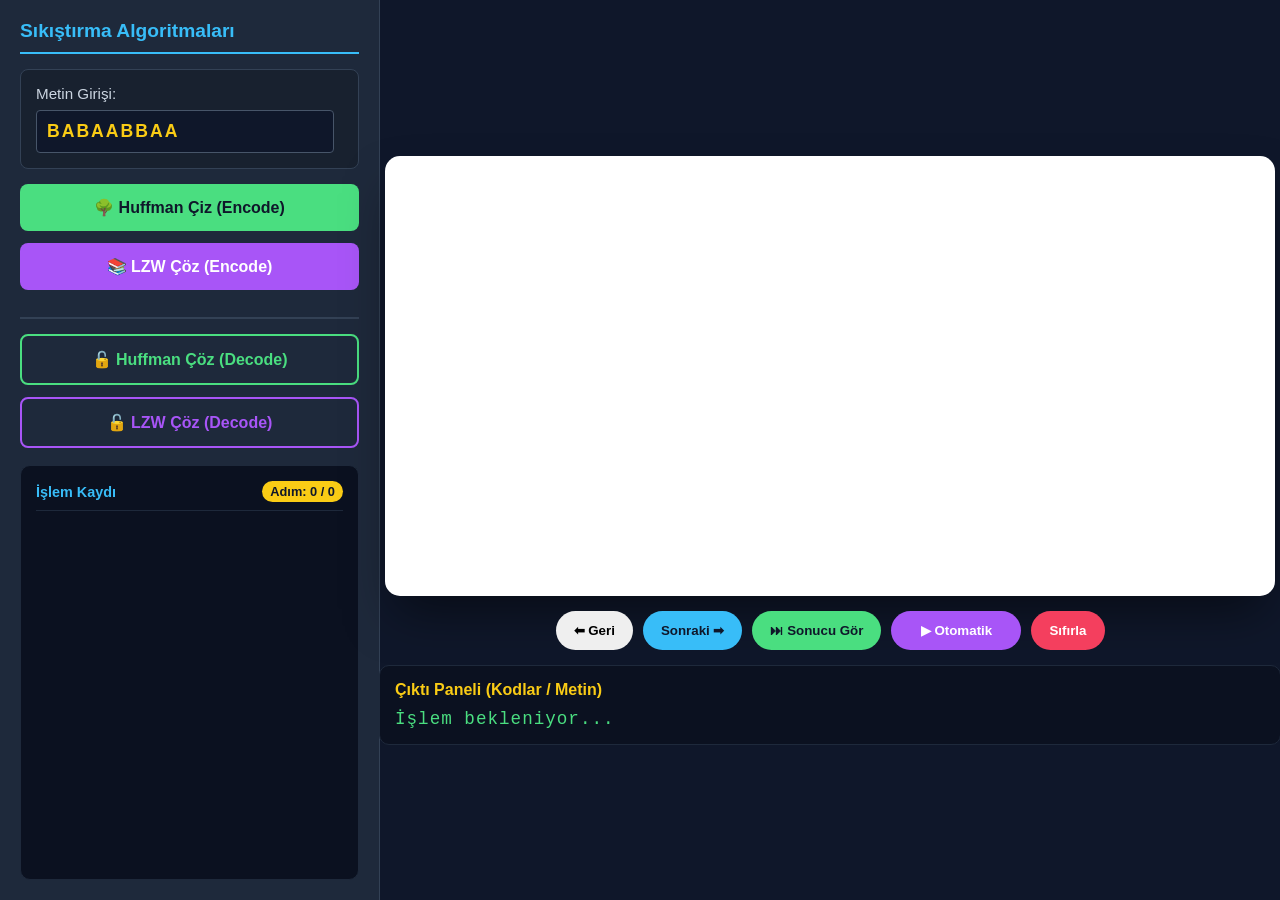
<file: Compression-Algorithms/index.html>
<!DOCTYPE html>
<html lang="tr">
<head>
    <meta charset="UTF-8">
    <meta name="viewport" content="width=device-width, initial-scale=1.0">
    <title>Sıkıştırma Algoritmaları</title>
    <link rel="stylesheet" href="style.css">
</head>
<body>
    <div class="app-wrapper">
        <aside class="sidebar">
            <h2>Sıkıştırma Algoritmaları</h2>
            
            <div class="input-group">
                <label for="inputText">Metin Girişi:</label>
                <input type="text" id="inputText" value="BABAABBAA" autocomplete="off" placeholder="Bir metin girin...">
            </div>

          
            <button class="btn-huffman" onclick="initAlgo('huffman')">🌳 Huffman Çiz (Encode)</button>
            <button class="btn-lzw" onclick="initAlgo('lzw')">📚 LZW Çöz (Encode)</button>
            
            <hr style="border: 1px solid #334155; margin: 15px 0;">

            <button class="btn-huffman" onclick="initAlgo('huffmanDecode')" style="background: transparent !important; color: var(--success) !important; border: 2px solid var(--success) !important;">🔓 Huffman Çöz (Decode)</button>
            <button class="btn-lzw" onclick="initAlgo('lzwDecode')" style="background: transparent !important; color: var(--purple) !important; border: 2px solid var(--purple) !important;">🔓 LZW Çöz (Decode)</button>

 
            <div class="info-box legend-panel" id="legendPanel" style="display: none;">
                <h3>Ağaç Renk Anahtarı</h3>
                <ul class="legend-list">
                    <li><span class="dot yellow"></span> Yaprak (Karakter)</li>
                    <li><span class="dot blue"></span> Kök (Toplam Frekans)</li>
                    <li><span class="line green"></span> 0 (Sol Dal)</li>
                    <li><span class="line red"></span> 1 (Sağ Dal)</li>
                </ul>
            </div>


            <div class="log-container">
                <div class="log-header">
                    <h3>İşlem Kaydı</h3>
                    <span id="stepCounter">Adım: 0 / 0</span>
                </div>
                <ul id="logList"></ul>
            </div>
        </aside>

        <main class="main-stage">
      
            <div class="canvas-card" id="visualContainer">
                <canvas id="treeCanvas" width="850" height="420"></canvas>
                <div id="lzwTableContainer"></div>
            </div>


            <div class="controls">
                <button class="btn-nav" onclick="prevStep()">⬅ Geri</button>
                <button class="btn-nav btn-next" onclick="nextStep()">Sonraki ➡</button>
                <button class="btn-nav btn-skip" onclick="skipToEnd()">⏭ Sonucu Gör</button>
                <button class="btn-nav btn-auto" id="btnAuto" onclick="toggleAutoPlay()">▶ Otomatik</button>
                <button class="btn-nav btn-reset" onclick="resetApp()">Sıfırla</button>
            </div>


            <div class="result-box">
                <h3>Çıktı Paneli (Kodlar / Metin)</h3>
                <div id="outputResult" class="result-text">İşlem bekleniyor...</div>
            </div>
        </main>
    </div>
    <script src="script.js"></script>
</body>
</html>
</file>
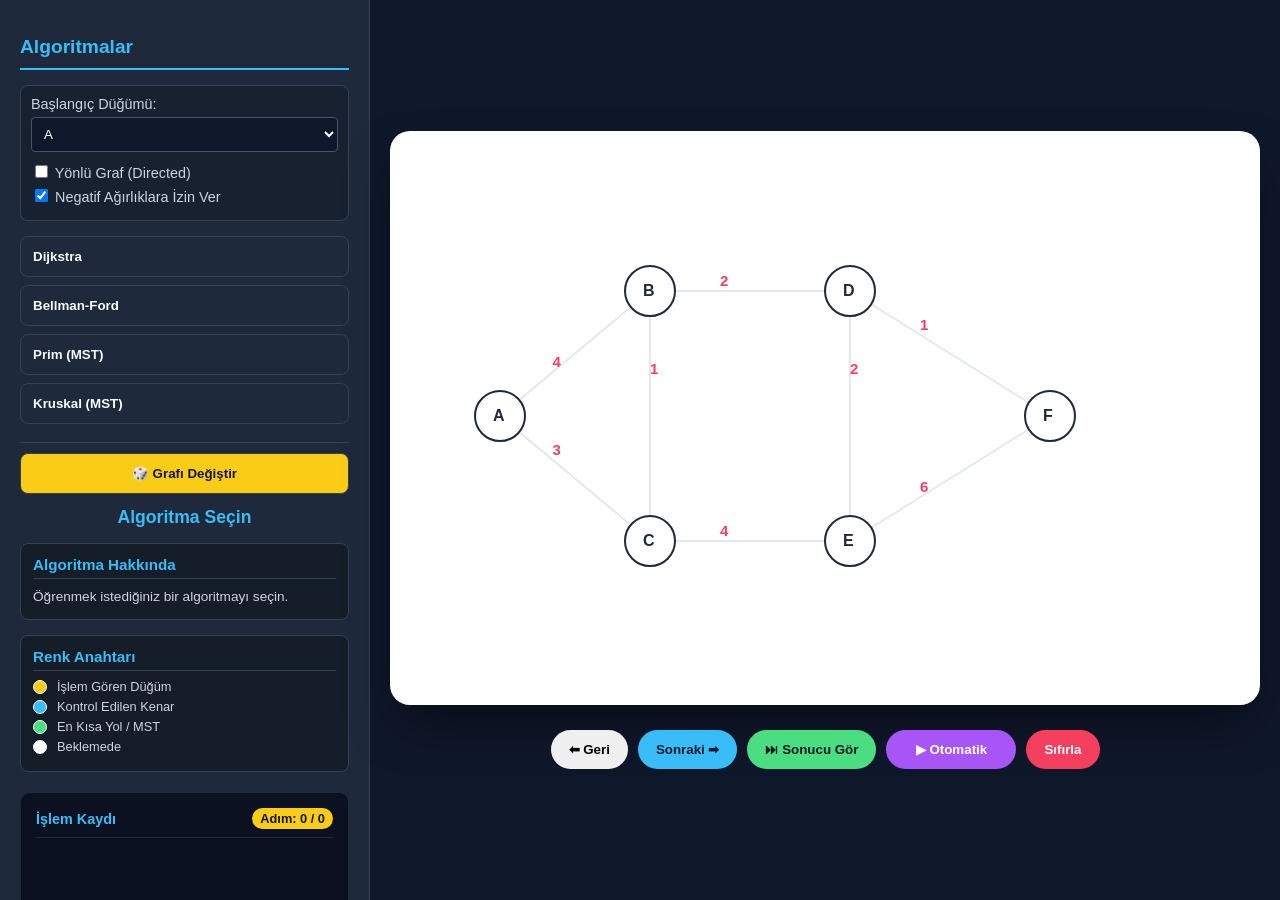
<file: Graph-Algorithms/index.html>
<!DOCTYPE html>
<html lang="tr">
<head>
    <meta charset="UTF-8">
    <title>Graf Algoritmaları</title>
    <link rel="stylesheet" href="style.css">
</head>
<body>
    <div class="app-wrapper">
        <aside class="sidebar">
            <h2>Algoritmalar</h2>
            
            <div class="settings-group">
                <label for="startNode">Başlangıç Düğümü:</label>
                <select id="startNode"></select>
                
                <label class="checkbox-label">
                    <input type="checkbox" id="isDirected" onchange="toggleDirected()"> Yönlü Graf (Directed)
                </label>
                <label class="checkbox-label">
                    <input type="checkbox" id="allowNegative" checked> Negatif Ağırlıklara İzin Ver
                </label>
            </div>

            <button onclick="initAlgo('dijkstra')">Dijkstra</button>
            <button onclick="initAlgo('bellman')">Bellman-Ford</button>
            <button onclick="initAlgo('prim')">Prim (MST)</button>
            <button onclick="initAlgo('kruskal')">Kruskal (MST)</button>
            <hr>
            <button onclick="generateRandomGraph()" class="btn-random">🎲 Grafı Değiştir</button>
            
            <div class="stats">
                <p id="currentAlgoName">Algoritma Seçin</p>
            </div>

            <div class="info-box algo-info-panel">
                <h3>Algoritma Hakkında</h3>
                <p id="algo-info-text">Öğrenmek istediğiniz bir algoritmayı seçin.</p>
            </div>

            <div class="info-box legend-panel">
                <h3>Renk Anahtarı</h3>
                <ul class="legend-list">
                    <li><span class="dot yellow"></span> İşlem Gören Düğüm</li>
                    <li><span class="dot blue"></span> Kontrol Edilen Kenar</li>
                    <li><span class="dot green"></span> En Kısa Yol / MST</li>
                    <li><span class="dot white"></span> Beklemede</li>
                </ul>
            </div>

            <div class="log-container">
                <div class="log-header">
                    <h3>İşlem Kaydı</h3>
                    <span id="stepCounter">Adım: 0 / 0</span>
                </div>
                <ul id="logList"></ul>
            </div>
        </aside>

        <main class="main-stage">
            <div class="canvas-card">
                <canvas id="graphCanvas" width="850" height="550"></canvas>
            </div>
            <div class="controls">
                <button class="btn-nav" onclick="prevStep()">⬅ Geri</button>
                <button class="btn-nav btn-next" onclick="nextStep()">Sonraki ➡</button>
                <button class="btn-nav btn-skip" onclick="skipToEnd()">⏭ Sonucu Gör</button>
                <button class="btn-nav btn-auto" id="btnAuto" onclick="toggleAutoPlay()">▶ Otomatik</button>
                <button class="btn-nav btn-reset" onclick="resetGraph()">Sıfırla</button>
            </div>
        </main>
    </div>
    <script src="script.js"></script>
</body>
</html>
</file>
<file: Compression-Algorithms/style.css>
:root { 
    --bg-dark: #0f172a; --card-bg: #1e293b; --primary: #38bdf8; 
    --accent: #facc15; --text: #f8fafc; --success: #4ade80; 
    --danger: #f43f5e; --warning: #fb923c; --purple: #a855f7;
}

body { 
    font-family: 'Segoe UI', sans-serif; 
    background: var(--bg-dark); 
    color: var(--text); 
    margin: 0; 
    overflow: hidden; 
}

.app-wrapper { display: flex; height: 100vh; }

.sidebar { 
    width: 340px; 
    background: var(--card-bg); 
    padding: 20px; 
    display: flex; 
    flex-direction: column; 
    border-right: 1px solid #334155; 
    overflow-y: auto; 
}

.sidebar h2 { color: var(--primary); font-size: 1.2rem; margin-bottom: 15px; border-bottom: 2px solid var(--primary); padding-bottom: 10px; margin-top: 0; }

.input-group { background: rgba(0,0,0,0.2); padding: 15px; border-radius: 8px; border: 1px solid #334155; margin-bottom: 15px; }
.input-group label { display: block; font-size: 0.95rem; color: #cbd5e1; margin-bottom: 8px; }
.input-group input[type="text"] { width: 90%; padding: 10px; background: var(--bg-dark); color: var(--accent); border: 1px solid #475569; border-radius: 4px; outline: none; font-weight: bold; font-size: 1.1rem; letter-spacing: 2px; transition: 0.3s; text-transform: uppercase; }
.input-group input[type="text"]:focus { border-color: var(--primary); box-shadow: 0 0 8px rgba(56, 189, 248, 0.3); }

.sidebar button { background: transparent; border: 1px solid #334155; color: var(--text); padding: 14px; margin-bottom: 12px; border-radius: 8px; cursor: pointer; transition: all 0.3s; font-weight: bold; font-size: 1rem; text-align: center; }
.sidebar button:active { transform: scale(0.96); }
.btn-huffman { background: var(--success) !important; color: var(--bg-dark) !important; border: none !important;}
.btn-huffman:hover { transform: translateY(-3px); box-shadow: 0 6px 15px rgba(74, 222, 128, 0.3); }
.btn-lzw { background: var(--purple) !important; color: white !important; border: none !important;}
.btn-lzw:hover { transform: translateY(-3px); box-shadow: 0 6px 15px rgba(168, 85, 247, 0.3); }

.info-box { background: rgba(0, 0, 0, 0.3); border: 1px solid #334155; border-radius: 8px; padding: 15px; margin-bottom: 10px; font-size: 0.85rem; color: #cbd5e1; }
.info-box h3 { margin-top: 0; color: var(--primary); font-size: 0.95rem; border-bottom: 1px solid #334155; padding-bottom: 5px; margin-bottom: 10px; }

.legend-list { list-style: none; padding: 0; margin: 0; font-size: 0.85rem; }
.legend-list li { display: flex; align-items: center; gap: 10px; margin-bottom: 8px; }
.dot { width: 12px; height: 12px; border-radius: 50%; border: 1px solid #1e293b; }
.dot.yellow { background: #facc15; } .dot.blue { background: #38bdf8; }
.line { width: 15px; height: 3px; } .line.green { background: #4ade80; } .line.red { background: #f43f5e; }

.log-container { margin-top: 5px; flex-grow: 1; background: #0b1120; border-radius: 10px; padding: 15px; font-size: 0.85rem; overflow-y: auto; border: 1px solid #1e293b; min-height: 120px; }
.log-header { display: flex; justify-content: space-between; align-items: center; margin-bottom: 10px; border-bottom: 1px solid #1e293b; padding-bottom: 8px; }
.log-header h3 { font-size: 0.9rem; color: var(--primary); margin: 0; }
#stepCounter { color: var(--bg-dark); background: var(--accent); font-size: 0.8rem; font-weight: bold; padding: 3px 8px; border-radius: 12px; }
#logList { list-style: none; padding: 0; margin: 0; }
#logList li { color: #94a3b8; margin-bottom: 8px; border-left: 3px solid var(--primary); padding-left: 10px; transition: 0.3s; }
.log-success { border-left-color: var(--success) !important; color: var(--success) !important; font-weight: bold; }
.log-warning { border-left-color: var(--warning) !important; color: var(--warning) !important; font-weight: bold; }

.main-stage { flex-grow: 1; display: flex; flex-direction: column; padding: 15px; align-items: center; justify-content: center; }

.canvas-card { 
    background: white; 
    border-radius: 15px; 
    padding: 10px; 
    box-shadow: 0 25px 50px -12px rgba(0,0,0,0.5); 
    width: 100%; 
    max-width: 900px; 
    height: 420px; 
    overflow: auto; 
    text-align: center;
    transition: 0.3s; 
}

.controls { margin-top: 15px; display: flex; gap: 10px; }
.btn-nav { padding: 12px 18px; border-radius: 30px; border: none; font-weight: bold; cursor: pointer; transition: all 0.2s ease; }
.btn-nav:hover { filter: brightness(1.15); transform: translateY(-3px); box-shadow: 0 6px 15px rgba(0,0,0,0.3); }
.btn-nav:active { transform: translateY(1px) scale(0.96); box-shadow: 0 2px 5px rgba(0,0,0,0.2); }
.btn-next { background: var(--primary); color: var(--bg-dark); }
.btn-skip { background: var(--success); color: var(--bg-dark); }
.btn-auto { background: var(--purple); color: white; width: 130px; }
.btn-reset { background: var(--danger); color: white; }

#lzwTableContainer { display: none; width: 100%; height: 100%; color: #1e293b; overflow-y: auto; border-radius: 10px; text-align: left; }
table { width: 100%; border-collapse: collapse; text-align: left; font-size: 0.95rem; }
th, td { padding: 10px 15px; border-bottom: 1px solid #cbd5e1; }
th { background: var(--primary); color: var(--bg-dark); position: sticky; top: 0; font-weight: bold; }
tr:nth-child(even) { background: #f8fafc; }
tr:hover { background: #e2e8f0; }

.result-box { margin-top: 15px; width: 100%; max-width: 900px; background: #0b1120; border: 1px solid #1e293b; padding: 15px; border-radius: 10px; }
.result-box h3 { color: var(--accent); margin: 0 0 10px 0; font-size: 1rem; }
.result-text { font-family: monospace; color: #4ade80; word-break: break-all; font-size: 1.1rem; letter-spacing: 1px; }
</file>
<file: Graph-Algorithms/style.css>
:root { 
    --bg-dark: #0f172a; --card-bg: #1e293b; --primary: #38bdf8; 
    --accent: #facc15; --text: #f8fafc; --success: #4ade80; 
    --danger: #f43f5e; --warning: #fb923c; --purple: #a855f7; 
}
body { font-family: 'Segoe UI', sans-serif; background: var(--bg-dark); color: var(--text); margin: 0; overflow: hidden; }
.app-wrapper { display: flex; height: 100vh; }
.sidebar { width: 340px; background: var(--card-bg); padding: 20px; display: flex; flex-direction: column; border-right: 1px solid #334155; overflow-y: auto; }
.sidebar h2 { color: var(--primary); font-size: 1.2rem; margin-bottom: 15px; border-bottom: 2px solid var(--primary); padding-bottom: 10px; }
.settings-group { background: rgba(0,0,0,0.2); padding: 10px; border-radius: 8px; margin-bottom: 15px; border: 1px solid #334155; }
.settings-group label { display: block; font-size: 0.9rem; color: #cbd5e1; margin-bottom: 5px; }
.settings-group select { width: 100%; padding: 8px; margin-bottom: 10px; background: var(--bg-dark); color: white; border: 1px solid #475569; border-radius: 4px; outline: none; transition: 0.2s; }
.settings-group select:focus { border-color: var(--primary); }
.checkbox-label { display: flex; align-items: center; gap: 8px; cursor: pointer; }

.sidebar button { background: transparent; border: 1px solid #334155; color: var(--text); padding: 12px; margin-bottom: 8px; border-radius: 8px; cursor: pointer; text-align: left; transition: all 0.3s cubic-bezier(0.4, 0, 0.2, 1); font-weight: 600; }
.sidebar button:hover { background: var(--primary); color: var(--bg-dark); transform: translateX(5px); box-shadow: -4px 4px 10px rgba(56, 189, 248, 0.2); }
.sidebar button:active { transform: scale(0.98); }

.btn-random { background: var(--accent) !important; color: var(--bg-dark) !important; text-align: center !important; }
.btn-random:hover { transform: translateY(-2px) !important; box-shadow: 0 4px 12px rgba(250, 204, 21, 0.3) !important; }

.sidebar hr { border: 0; border-top: 1px solid #334155; margin: 10px 0; }
.stats { text-align: center; margin-bottom: 10px; }
.stats p { margin: 5px 0; font-size: 1.1rem; font-weight: bold; color: var(--primary); }

.info-box { background: rgba(0, 0, 0, 0.3); border: 1px solid #334155; border-radius: 8px; padding: 12px; margin-bottom: 15px; transition: 0.3s; }
.info-box:hover { border-color: #475569; background: rgba(0, 0, 0, 0.4); }
.info-box h3 { font-size: 0.95rem; color: var(--primary); margin-top: 0; margin-bottom: 8px; border-bottom: 1px solid #334155; padding-bottom: 5px; }
#algo-info-text { font-size: 0.85rem; color: #cbd5e1; margin: 0; line-height: 1.5; text-align: justify; }

.legend-list { list-style: none; padding: 0; margin: 0; font-size: 0.8rem; }
.legend-list li { display: flex; align-items: center; gap: 10px; margin-bottom: 5px; color: #cbd5e1; }
.dot { width: 12px; height: 12px; border-radius: 50%; border: 1px solid #fff; }
.dot.yellow { background: #facc15; }
.dot.blue { background: #38bdf8; }
.dot.green { background: #4ade80; }
.dot.white { background: #ffffff; }

.main-stage { flex-grow: 1; display: flex; flex-direction: column; align-items: center; justify-content: center; padding: 20px; }
.canvas-card { background: white; border-radius: 20px; padding: 10px; box-shadow: 0 25px 50px -12px rgba(0,0,0,0.5); transition: 0.3s; }
.canvas-card:hover { box-shadow: 0 30px 60px -12px rgba(0,0,0,0.6); }
canvas { border-radius: 15px; background: #ffffff; }

.controls { margin-top: 25px; display: flex; gap: 10px; }
.btn-nav { padding: 12px 18px; border-radius: 30px; border: none; font-weight: bold; cursor: pointer; transition: all 0.2s ease; }
.btn-nav:hover { filter: brightness(1.15); transform: translateY(-3px); box-shadow: 0 6px 15px rgba(0,0,0,0.3); }
.btn-nav:active { transform: translateY(1px) scale(0.96); box-shadow: 0 2px 5px rgba(0,0,0,0.2); }

.btn-next { background: var(--primary); color: var(--bg-dark); }
.btn-skip { background: var(--success); color: var(--bg-dark); } /* YENİ BUTON STİLİ */
.btn-auto { background: var(--purple); color: white; width: 130px; }
.btn-reset { background: var(--danger); color: white; }

.log-container { margin-top: 5px; flex-grow: 1; background: #0b1120; border-radius: 10px; padding: 15px; font-size: 0.85rem; overflow-y: auto; border: 1px solid #1e293b; min-height: 120px; }
.log-header { display: flex; justify-content: space-between; align-items: center; margin-bottom: 10px; border-bottom: 1px solid #1e293b; padding-bottom: 8px; }
.log-header h3 { font-size: 0.9rem; color: var(--primary); margin: 0; }
#stepCounter { color: var(--bg-dark); background: var(--accent); font-size: 0.8rem; font-weight: bold; padding: 3px 8px; border-radius: 12px; transition: 0.3s; }

#logList { list-style: none; padding: 0; margin: 0; }
#logList li { color: #94a3b8; margin-bottom: 8px; border-left: 3px solid var(--primary); padding-left: 10px; }
.log-error { border-left-color: var(--danger) !important; color: var(--danger) !important; font-weight: bold; }
.log-warning { border-left-color: var(--warning) !important; color: var(--warning) !important; font-weight: bold; }
</file>
